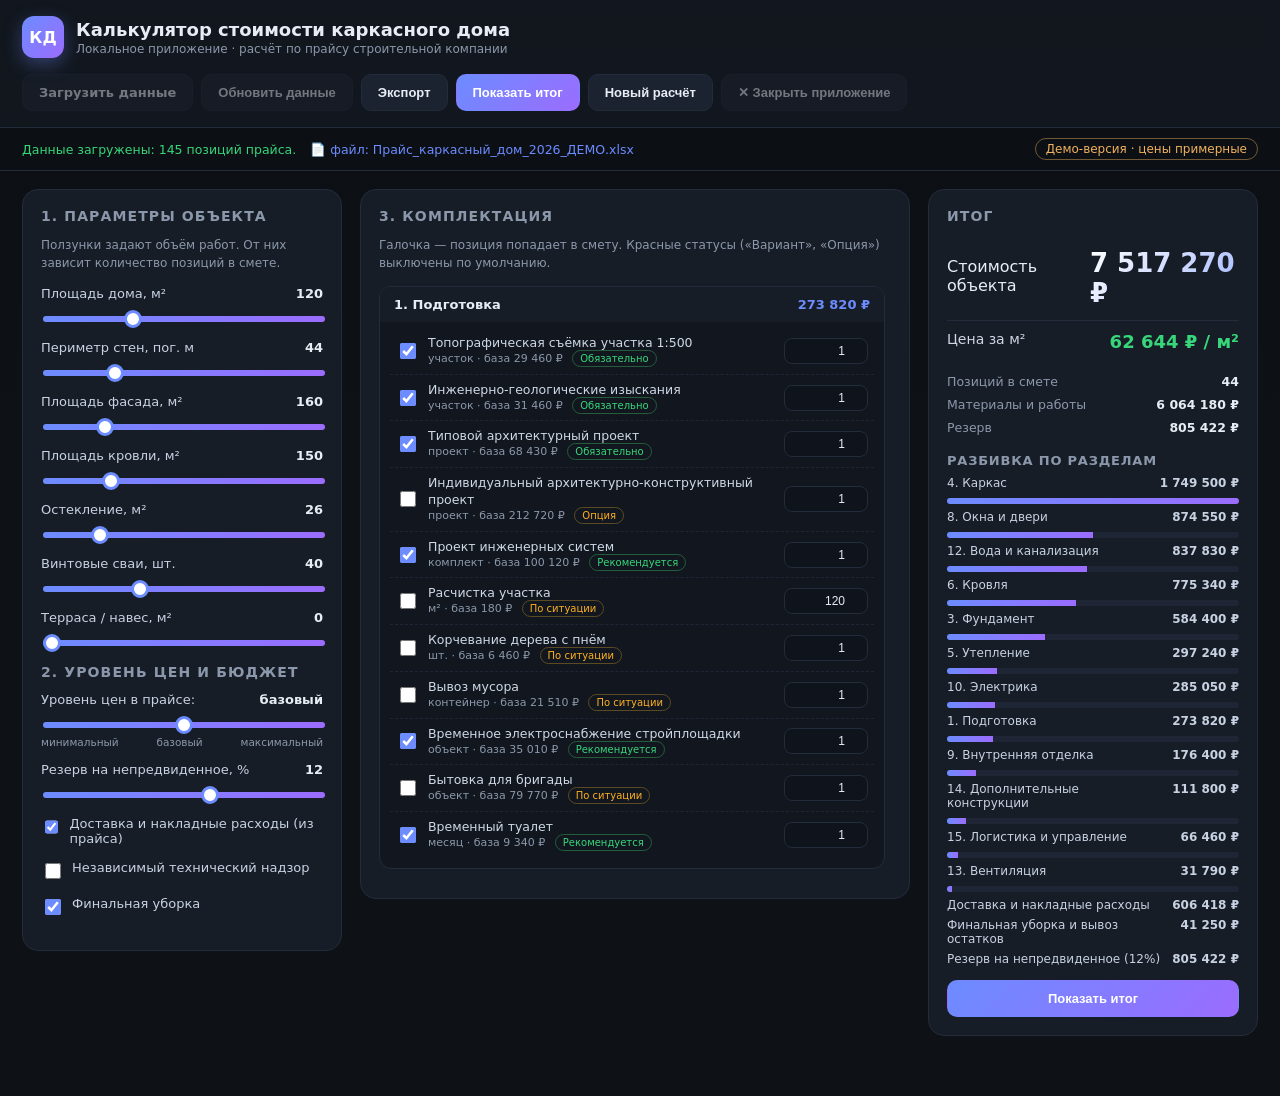
<file: docs/index.html>
<!DOCTYPE html>
<html lang="ru">
<head>
<meta charset="utf-8">
<meta name="viewport" content="width=device-width, initial-scale=1">
<title>Калькулятор стоимости каркасного дома — демо-версия</title>
<meta name="description" content="Калькулятор стоимости каркасного дома: расчёт сметы по прайсу, цена за м², разбивка по разделам и экспорт. Демонстрационная версия работает прямо в браузере.">
<meta property="og:type" content="website">
<meta property="og:title" content="Калькулятор стоимости каркасного дома">
<meta property="og:description" content="Расчёт стоимости каркасного дома по прайсу: 145 позиций, 16 разделов, цена за м² и готовая смета.">
<meta property="og:image" content="screenshots/01-app.png">
<link rel="icon" href="app.ico">
<link rel="stylesheet" href="style.css">
</head>
<body>
<header class="topbar">
  <div class="brand">
    <div class="logo">КД</div>
    <div>
      <h1>Калькулятор стоимости каркасного дома</h1>
      <p class="sub">Локальное приложение · расчёт по прайсу строительной компании</p>
    </div>
  </div>
  <div class="toolbar">
    <label class="btn ghost">
      Загрузить данные
      <input type="file" id="fileInput" accept=".xlsx" hidden>
    </label>
    <button class="btn ghost" id="btnOnline">Обновить данные</button>
    <button class="btn ghost" id="btnExport">Экспорт</button>
    <button class="btn" id="btnResult">Показать итог</button>
    <button class="btn ghost" id="btnReset">Новый расчёт</button>
    <button class="btn ghost" id="btnQuit" title="Закрыть приложение">✕ Закрыть приложение</button>
  </div>
</header>

<div class="statusbar">
  <span id="status" class="status">Загрузка данных…</span>
  <span id="source" class="source"></span>
</div>

<main class="layout">
  <section class="panel">
    <h2>1. Параметры объекта</h2>
    <p class="hint">Ползунки задают объём работ. От них зависит количество позиций в смете.</p>

    <div class="field">
      <label>Площадь дома, м² <b id="vArea">120</b></label>
      <input type="range" id="area" min="40" max="300" step="1" value="120">
    </div>
    <div class="field">
      <label>Периметр стен, пог. м <b id="vPerim">44</b></label>
      <input type="range" id="perim" min="20" max="120" step="1" value="44">
    </div>
    <div class="field">
      <label>Площадь фасада, м² <b id="vFacade">160</b></label>
      <input type="range" id="facade" min="50" max="600" step="5" value="160">
    </div>
    <div class="field">
      <label>Площадь кровли, м² <b id="vRoof">150</b></label>
      <input type="range" id="roof" min="50" max="500" step="5" value="150">
    </div>
    <div class="field">
      <label>Остекление, м² <b id="vGlass">26</b></label>
      <input type="range" id="glass" min="5" max="120" step="1" value="26">
    </div>
    <div class="field">
      <label>Винтовые сваи, шт. <b id="vPiles">40</b></label>
      <input type="range" id="piles" min="0" max="120" step="1" value="40">
    </div>
    <div class="field">
      <label>Терраса / навес, м² <b id="vExtra">0</b></label>
      <input type="range" id="extra" min="0" max="120" step="1" value="0">
    </div>

    <h2>2. Уровень цен и бюджет</h2>
    <div class="field">
      <label>Уровень цен в прайсе: <b id="vLevel">базовый</b></label>
      <input type="range" id="level" min="0" max="100" step="1" value="50">
      <div class="scale"><span>минимальный</span><span>базовый</span><span>максимальный</span></div>
    </div>
    <div class="field">
      <label>Резерв на непредвиденное, % <b id="vReserve">12</b></label>
      <input type="range" id="reserve" min="0" max="20" step="1" value="12">
    </div>
    <div class="field check">
      <label><input type="checkbox" id="optNaklad" checked> Доставка и накладные расходы (из прайса)</label>
    </div>
    <div class="field check">
      <label><input type="checkbox" id="optOver"> Независимый технический надзор</label>
    </div>
    <div class="field check">
      <label><input type="checkbox" id="optClean" checked> Финальная уборка</label>
    </div>
  </section>

  <section class="panel wide">
    <h2>3. Комплектация</h2>
    <p class="hint">Галочка — позиция попадает в смету. Красные статусы («Вариант», «Опция») выключены по умолчанию.</p>
    <div id="sections" class="sections"></div>
  </section>

  <aside class="panel result" id="resultPanel">
    <h2>Итог</h2>
    <div class="total">
      <span>Стоимость объекта</span>
      <b id="total">— ₽</b>
    </div>
    <div class="perM2"><span>Цена за м²</span><b id="perM2">— ₽</b></div>
    <div class="mini">
      <div><span>Позиций в смете</span><b id="cnt">0</b></div>
      <div><span>Материалы и работы</span><b id="sub">— ₽</b></div>
      <div><span>Резерв</span><b id="res">— ₽</b></div>
    </div>
    <h3>Разбивка по разделам</h3>
    <div id="breakdown" class="breakdown"></div>
    <button class="btn full" id="btnResult2">Показать итог</button>
  </aside>
</main>

<div class="modal" id="modal" hidden>
  <div class="modal-box">
    <h3>Обновление данных из онлайн-таблицы</h3>
    <p class="hint">Вставьте ссылку на онлайн-таблицу с прайсом (Яндекс.Диск, режим «Просмотр»).</p>
    <input type="text" id="onlineUrl" placeholder="https://…" value="https://storage.yandexcloud.net/image-lessons/images_1787898134995-d02bd918d44f-e6ae4267d31516983cb5.xlsx">
    <div class="modal-actions">
      <button class="btn ghost" id="onlineCancel">Отмена</button>
      <button class="btn" id="onlineGo">Обновить</button>
    </div>
  </div>
</div>

<script src="demo-data.js"></script>
<script src="demo.js"></script>
<script src="app.js"></script>
</body>
</html>
</file>
<file: docs/style.css>
:root{
  --bg:#0e1116; --bg2:#141922; --panel:#171d27; --line:#232c3a;
  --txt:#e8edf5; --muted:#8b98ab; --accent:#6c8cff; --accent2:#9b6cff;
  --ok:#37d67a; --warn:#ffb020; --bad:#ff5c72;
}
*{box-sizing:border-box}
html,body{margin:0;background:linear-gradient(180deg,#0b0e13,#0e1116 40%);color:var(--txt);
  font-family:"Segoe UI",Roboto,Inter,system-ui,sans-serif;min-height:100%}
h1{font-size:18px;margin:0}
h2{font-size:14px;text-transform:uppercase;letter-spacing:.08em;color:var(--muted);margin:0 0 12px}
h3{font-size:13px;color:var(--muted);margin:18px 0 8px;text-transform:uppercase;letter-spacing:.06em}

.topbar{display:flex;flex-wrap:wrap;gap:16px;align-items:center;justify-content:space-between;
  padding:16px 22px;background:rgba(20,25,34,.85);border-bottom:1px solid var(--line);
  position:sticky;top:0;backdrop-filter:blur(8px);z-index:5}
.brand{display:flex;gap:12px;align-items:center}
.logo{width:42px;height:42px;border-radius:12px;display:grid;place-items:center;font-weight:700;
  background:linear-gradient(135deg,var(--accent),var(--accent2));color:#fff;box-shadow:0 6px 18px rgba(108,140,255,.35)}
.sub{margin:2px 0 0;color:var(--muted);font-size:12px}
.toolbar{display:flex;flex-wrap:wrap;gap:8px}

.btn{border:1px solid transparent;border-radius:10px;padding:10px 16px;font-size:13px;font-weight:600;
  color:#fff;cursor:pointer;background:linear-gradient(135deg,var(--accent),var(--accent2));
  transition:transform .12s ease,box-shadow .2s ease,filter .2s ease}
.btn:hover{transform:translateY(-2px);box-shadow:0 10px 22px rgba(108,140,255,.35)}
.btn:active{transform:scale(.97)}
.btn.ghost{background:#1c2330;border-color:var(--line);color:var(--txt)}
.btn.ghost:hover{box-shadow:0 8px 18px rgba(0,0,0,.35);border-color:#33405a}
.btn.full{width:100%;margin-top:14px}
.btn[disabled]{opacity:.5;cursor:progress}

.statusbar{display:flex;gap:14px;align-items:center;padding:10px 22px;font-size:12.5px;color:var(--muted);
  border-bottom:1px solid var(--line)}
.status.ok{color:var(--ok)} .status.err{color:var(--bad)} .source{color:var(--accent)}

.layout{display:grid;grid-template-columns:320px minmax(420px,1fr) 330px;gap:18px;padding:18px 22px 60px;align-items:start}
.panel{background:var(--panel);border:1px solid var(--line);border-radius:16px;padding:18px}
.result{position:sticky;top:96px}
.hint{color:var(--muted);font-size:12px;margin:0 0 14px;line-height:1.5}

.field{margin-bottom:14px}
.field label{display:flex;justify-content:space-between;font-size:13px;margin-bottom:6px;color:#c7d2e2}
.field label b{color:var(--txt)}
input[type=range]{width:100%;-webkit-appearance:none;height:6px;border-radius:6px;
  background:linear-gradient(90deg,var(--accent),var(--accent2));outline:none}
input[type=range]::-webkit-slider-thumb{-webkit-appearance:none;width:18px;height:18px;border-radius:50%;
  background:#fff;border:3px solid var(--accent);cursor:pointer;transition:transform .12s}
input[type=range]::-webkit-slider-thumb:hover{transform:scale(1.15)}
.scale{display:flex;justify-content:space-between;font-size:10.5px;color:var(--muted);margin-top:4px}
.field.check label{justify-content:flex-start;gap:8px;cursor:pointer}
input[type=checkbox]{width:16px;height:16px;accent-color:var(--accent);cursor:pointer}
input[type=text]{width:100%;padding:10px 12px;border-radius:10px;border:1px solid var(--line);
  background:#0f141c;color:var(--txt);font-size:13px}

.sections{display:flex;flex-direction:column;gap:14px;max-height:66vh;overflow:auto;padding-right:6px}
.sec{border:1px solid var(--line);border-radius:12px;overflow:hidden;background:#12171f;flex:0 0 auto}
.sec>header{display:flex;justify-content:space-between;align-items:center;padding:10px 14px;
  background:#161d27;cursor:pointer;font-weight:600;font-size:13px}
.sec>header .sum{color:var(--accent);font-variant-numeric:tabular-nums}
.sec .items{padding:6px 10px 10px}
.item{display:grid;grid-template-columns:22px 1fr 84px;gap:10px;align-items:center;
  padding:7px 6px;border-bottom:1px dashed #1e2635;font-size:12.5px}
.item:last-child{border-bottom:none}
.item .nm{color:#cfd8e6;line-height:1.35}
.item .nm small{display:block;color:var(--muted);font-size:11px}
.item .qty{width:100%;padding:5px 7px;border-radius:8px;border:1px solid var(--line);
  background:#0f141c;color:var(--txt);font-size:12px;text-align:right}
.tag{font-size:10px;padding:2px 7px;border-radius:20px;border:1px solid var(--line);color:var(--muted);margin-left:6px}
.tag.ob{color:var(--ok);border-color:#245c3c} .tag.opt{color:var(--warn);border-color:#5c4a24}

.total{display:flex;justify-content:space-between;align-items:baseline;padding:12px 0;border-bottom:1px solid var(--line)}
.total b{font-size:26px;background:linear-gradient(135deg,#fff,#9db4ff);-webkit-background-clip:text;background-clip:text;color:transparent}
.perM2{display:flex;justify-content:space-between;padding:10px 0;font-size:14px;color:#cdd7e6}
.perM2 b{color:var(--ok);font-size:18px}
.mini{display:grid;gap:8px;margin:12px 0 4px;font-size:12.5px;color:var(--muted)}
.mini div{display:flex;justify-content:space-between}
.mini b{color:var(--txt)}
.breakdown{display:grid;gap:6px;font-size:12px}
.breakdown .row{display:grid;grid-template-columns:1fr auto;gap:8px;color:#c7d2e2}
.breakdown .bar{height:6px;border-radius:6px;background:#1e2635;overflow:hidden;grid-column:1/-1}
.breakdown .bar i{display:block;height:100%;background:linear-gradient(90deg,var(--accent),var(--accent2))}

.modal{position:fixed;inset:0;background:rgba(6,9,14,.7);display:grid;place-items:center;z-index:20}
.modal[hidden]{display:none}
.modal-box{background:var(--panel);border:1px solid var(--line);border-radius:16px;padding:22px;width:min(560px,92vw)}
.modal-actions{display:flex;justify-content:flex-end;gap:10px;margin-top:16px}
.flash{animation:flash .7s ease}
@keyframes flash{0%{box-shadow:0 0 0 0 rgba(108,140,255,.7)}100%{box-shadow:0 0 0 18px rgba(108,140,255,0)}}
@media(max-width:1180px){.layout{grid-template-columns:1fr}.result{position:static}}
</file>
